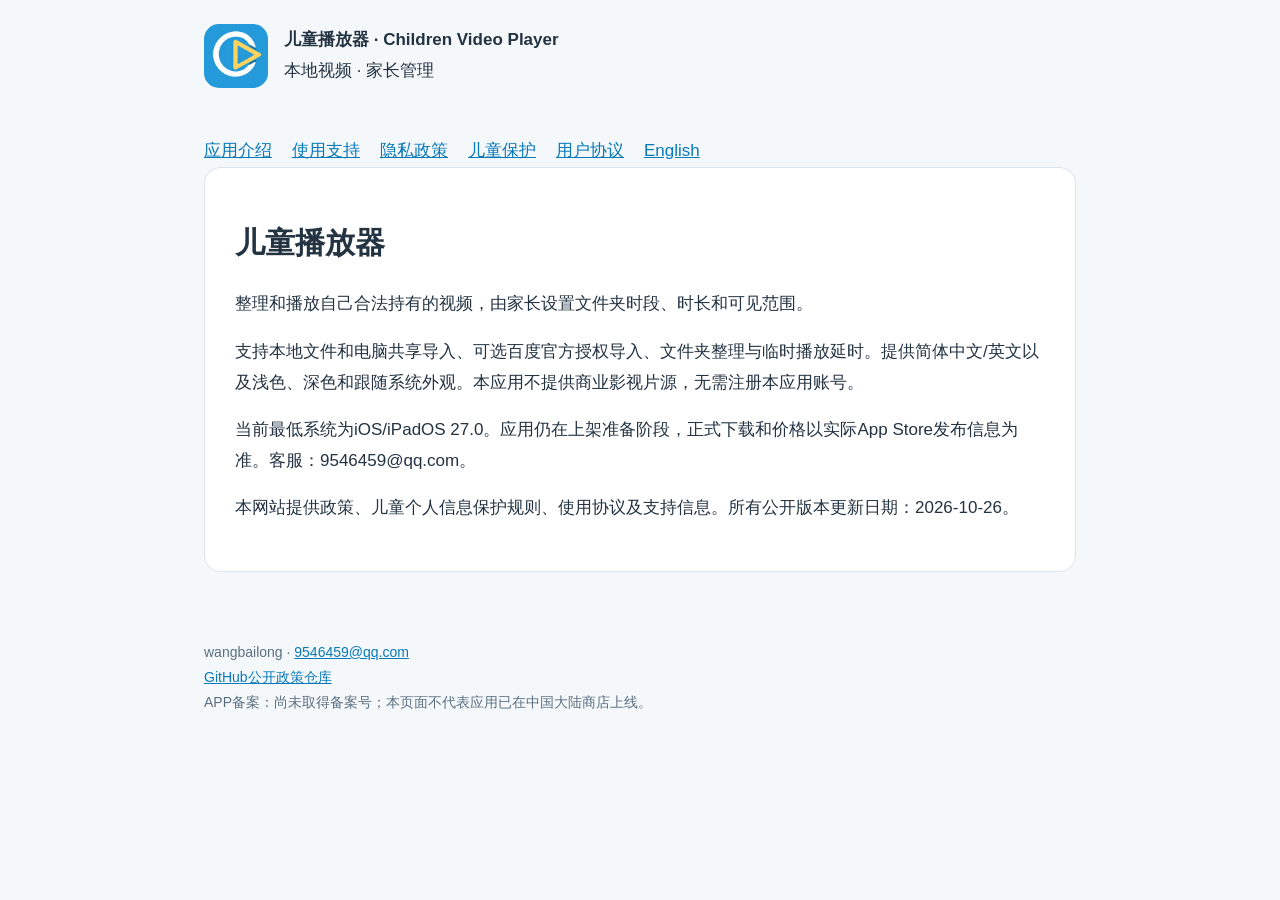
<file: docs/index.html>
<!doctype html><html lang="zh-CN"><head><meta charset="utf-8"><meta name="viewport" content="width=device-width,initial-scale=1"><title>应用介绍 | 儿童播放器</title><link rel="stylesheet" href="styles.css"></head><body><header><img src="assets/icon.png" alt="App icon"><div><strong>儿童播放器 · Children Video Player</strong><div>本地视频 · 家长管理</div></div></header><main><nav><a href="index.html">应用介绍</a><a href="support.html">使用支持</a><a href="privacy.html">隐私政策</a><a href="children.html">儿童保护</a><a href="terms.html">用户协议</a><a href="en/privacy.html">English</a></nav><article><h1>儿童播放器</h1>
<p>整理和播放自己合法持有的视频，由家长设置文件夹时段、时长和可见范围。</p>
<p>支持本地文件和电脑共享导入、可选百度官方授权导入、文件夹整理与临时播放延时。提供简体中文/英文以及浅色、深色和跟随系统外观。本应用不提供商业影视片源，无需注册本应用账号。</p>
<p>当前最低系统为iOS/iPadOS 27.0。应用仍在上架准备阶段，正式下载和价格以实际App Store发布信息为准。客服：9546459@qq.com。</p>
<p>本网站提供政策、儿童个人信息保护规则、使用协议及支持信息。所有公开版本更新日期：2026-10-26。</p></article></main><footer>wangbailong · <a href="mailto:9546459@qq.com">9546459@qq.com</a><br><a href="https://github.com/icefocus/childplayer">GitHub公开政策仓库</a><br>APP备案：尚未取得备案号；本页面不代表应用已在中国大陆商店上线。</footer></body></html>
</file>
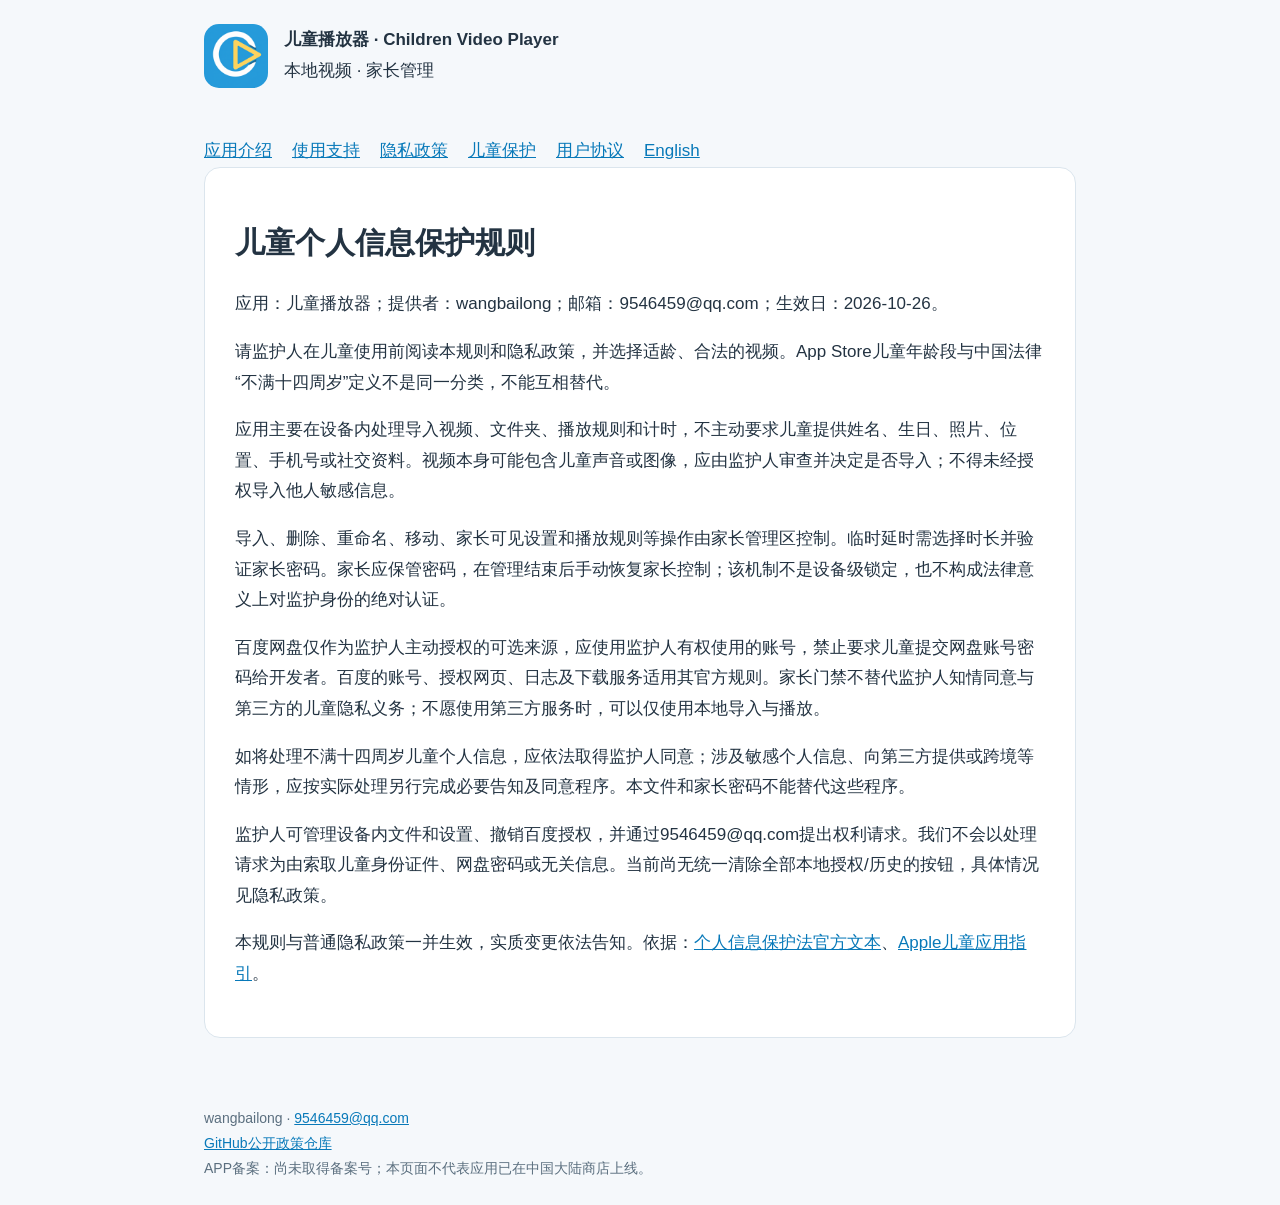
<file: docs/children.html>
<!doctype html><html lang="zh-CN"><head><meta charset="utf-8"><meta name="viewport" content="width=device-width,initial-scale=1"><title>儿童个人信息保护规则 | 儿童播放器</title><link rel="stylesheet" href="styles.css"></head><body><header><img src="assets/icon.png" alt="App icon"><div><strong>儿童播放器 · Children Video Player</strong><div>本地视频 · 家长管理</div></div></header><main><nav><a href="index.html">应用介绍</a><a href="support.html">使用支持</a><a href="privacy.html">隐私政策</a><a href="children.html">儿童保护</a><a href="terms.html">用户协议</a><a href="en/privacy.html">English</a></nav><article><h1>儿童个人信息保护规则</h1>
<p>应用：儿童播放器；提供者：wangbailong；邮箱：9546459@qq.com；生效日：2026-10-26。</p>
<p>请监护人在儿童使用前阅读本规则和隐私政策，并选择适龄、合法的视频。App Store儿童年龄段与中国法律“不满十四周岁”定义不是同一分类，不能互相替代。</p>
<p>应用主要在设备内处理导入视频、文件夹、播放规则和计时，不主动要求儿童提供姓名、生日、照片、位置、手机号或社交资料。视频本身可能包含儿童声音或图像，应由监护人审查并决定是否导入；不得未经授权导入他人敏感信息。</p>
<p>导入、删除、重命名、移动、家长可见设置和播放规则等操作由家长管理区控制。临时延时需选择时长并验证家长密码。家长应保管密码，在管理结束后手动恢复家长控制；该机制不是设备级锁定，也不构成法律意义上对监护身份的绝对认证。</p>
<p>百度网盘仅作为监护人主动授权的可选来源，应使用监护人有权使用的账号，禁止要求儿童提交网盘账号密码给开发者。百度的账号、授权网页、日志及下载服务适用其官方规则。家长门禁不替代监护人知情同意与第三方的儿童隐私义务；不愿使用第三方服务时，可以仅使用本地导入与播放。</p>
<p>如将处理不满十四周岁儿童个人信息，应依法取得监护人同意；涉及敏感个人信息、向第三方提供或跨境等情形，应按实际处理另行完成必要告知及同意程序。本文件和家长密码不能替代这些程序。</p>
<p>监护人可管理设备内文件和设置、撤销百度授权，并通过9546459@qq.com提出权利请求。我们不会以处理请求为由索取儿童身份证件、网盘密码或无关信息。当前尚无统一清除全部本地授权/历史的按钮，具体情况见隐私政策。</p>
<p>本规则与普通隐私政策一并生效，实质变更依法告知。依据：<a href="https://www.cac.gov.cn/2021-08/20/c_1631050028355286.htm" rel="noreferrer">个人信息保护法官方文本</a>、<a href="https://developer.apple.com/kids/" rel="noreferrer">Apple儿童应用指引</a>。</p></article></main><footer>wangbailong · <a href="mailto:9546459@qq.com">9546459@qq.com</a><br><a href="https://github.com/icefocus/childplayer">GitHub公开政策仓库</a><br>APP备案：尚未取得备案号；本页面不代表应用已在中国大陆商店上线。</footer></body></html>
</file>
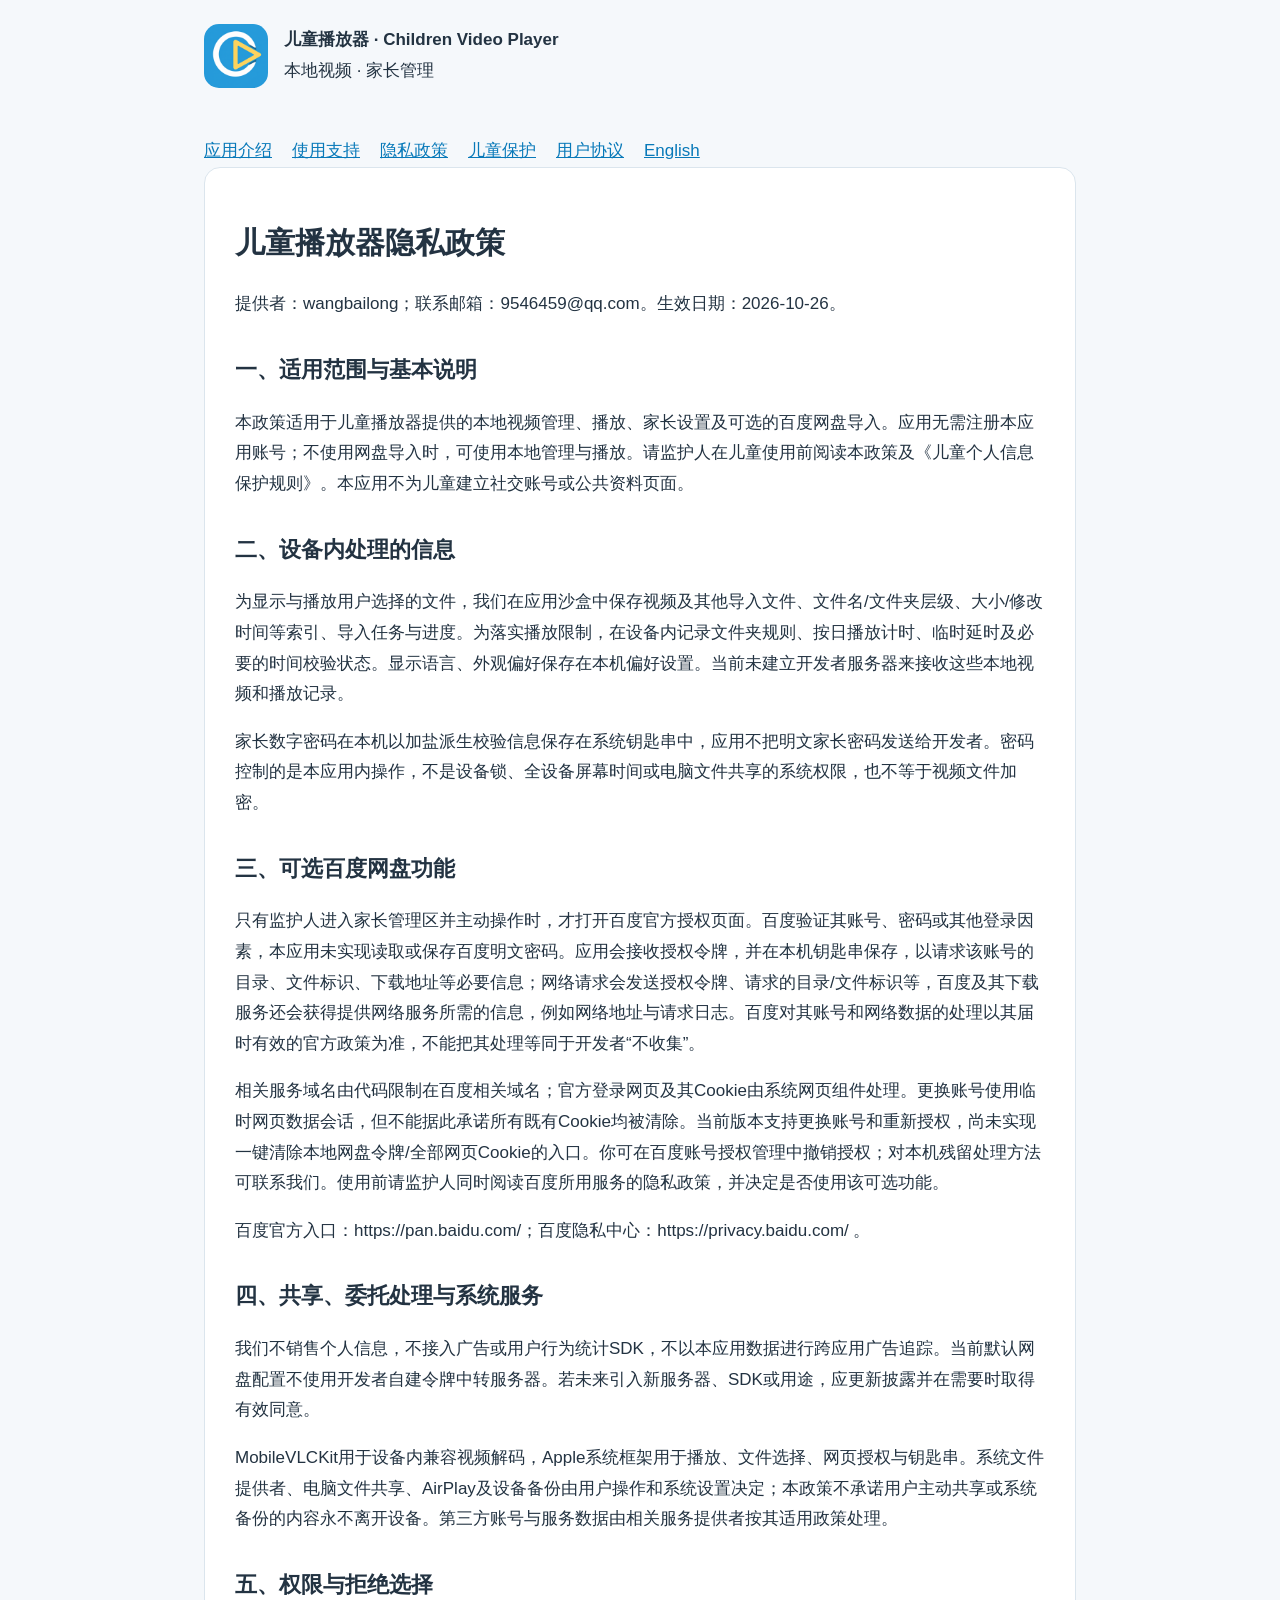
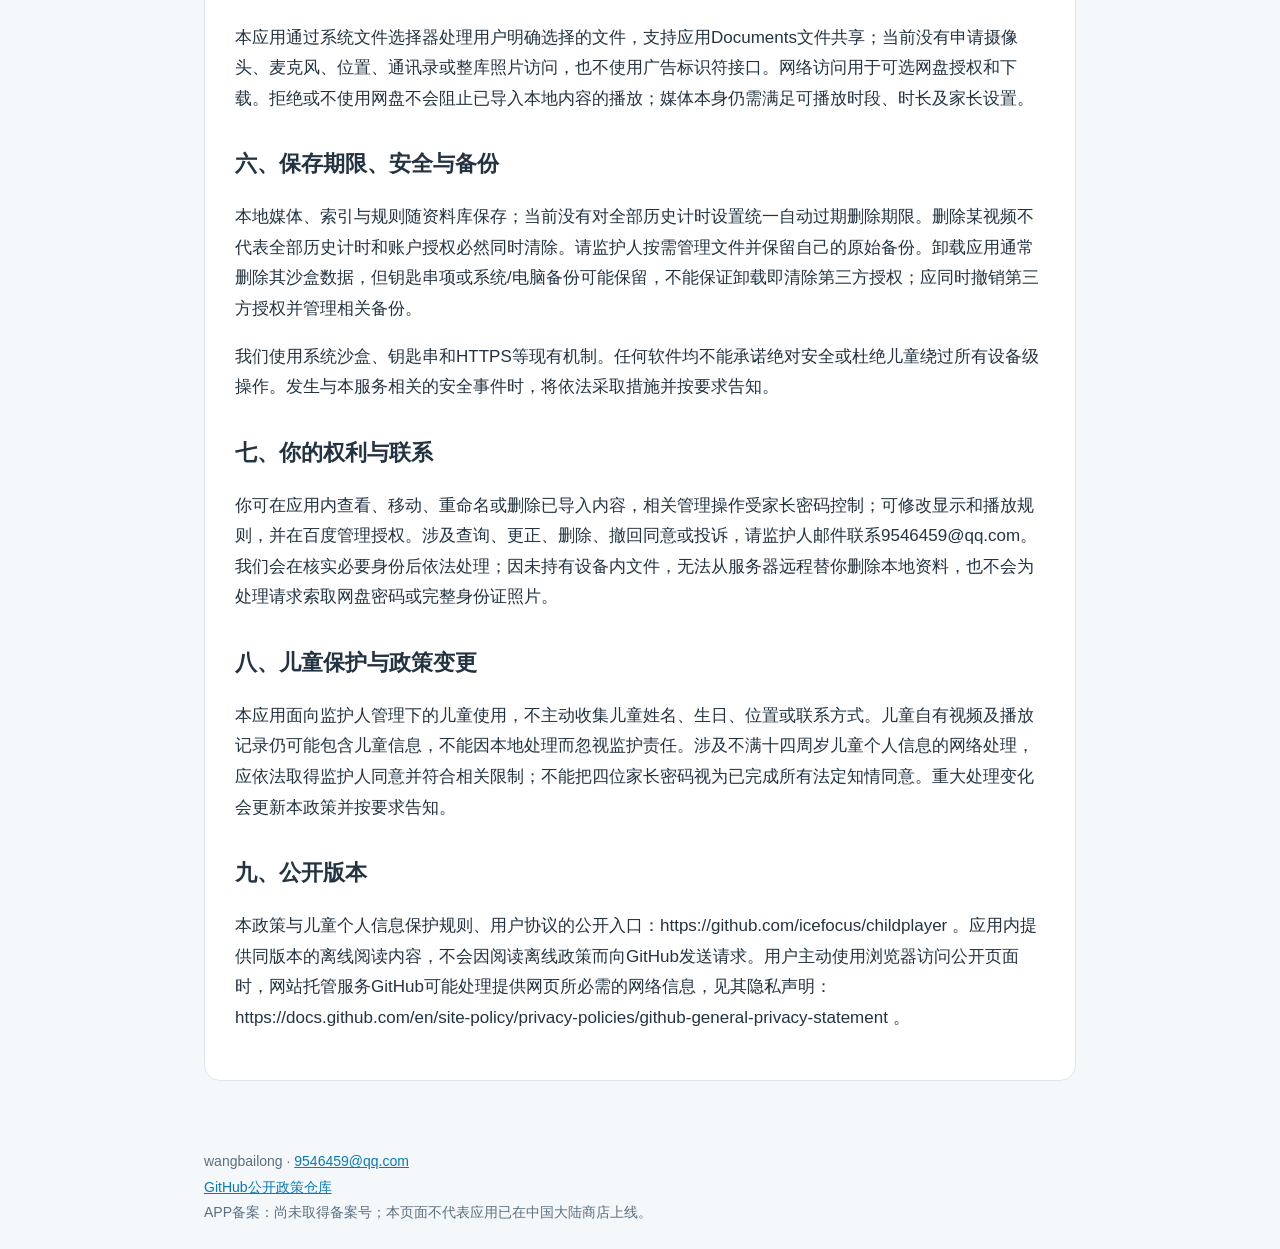
<file: docs/privacy.html>
<!doctype html><html lang="zh-CN"><head><meta charset="utf-8"><meta name="viewport" content="width=device-width,initial-scale=1"><title>儿童播放器隐私政策 | 儿童播放器</title><link rel="stylesheet" href="styles.css"></head><body><header><img src="assets/icon.png" alt="App icon"><div><strong>儿童播放器 · Children Video Player</strong><div>本地视频 · 家长管理</div></div></header><main><nav><a href="index.html">应用介绍</a><a href="support.html">使用支持</a><a href="privacy.html">隐私政策</a><a href="children.html">儿童保护</a><a href="terms.html">用户协议</a><a href="en/privacy.html">English</a></nav><article><h1>儿童播放器隐私政策</h1>
<p>提供者：wangbailong；联系邮箱：9546459@qq.com。生效日期：2026-10-26。</p>
<h2>一、适用范围与基本说明</h2>
<p>本政策适用于儿童播放器提供的本地视频管理、播放、家长设置及可选的百度网盘导入。应用无需注册本应用账号；不使用网盘导入时，可使用本地管理与播放。请监护人在儿童使用前阅读本政策及《儿童个人信息保护规则》。本应用不为儿童建立社交账号或公共资料页面。</p>
<h2>二、设备内处理的信息</h2>
<p>为显示与播放用户选择的文件，我们在应用沙盒中保存视频及其他导入文件、文件名/文件夹层级、大小/修改时间等索引、导入任务与进度。为落实播放限制，在设备内记录文件夹规则、按日播放计时、临时延时及必要的时间校验状态。显示语言、外观偏好保存在本机偏好设置。当前未建立开发者服务器来接收这些本地视频和播放记录。</p>
<p>家长数字密码在本机以加盐派生校验信息保存在系统钥匙串中，应用不把明文家长密码发送给开发者。密码控制的是本应用内操作，不是设备锁、全设备屏幕时间或电脑文件共享的系统权限，也不等于视频文件加密。</p>
<h2>三、可选百度网盘功能</h2>
<p>只有监护人进入家长管理区并主动操作时，才打开百度官方授权页面。百度验证其账号、密码或其他登录因素，本应用未实现读取或保存百度明文密码。应用会接收授权令牌，并在本机钥匙串保存，以请求该账号的目录、文件标识、下载地址等必要信息；网络请求会发送授权令牌、请求的目录/文件标识等，百度及其下载服务还会获得提供网络服务所需的信息，例如网络地址与请求日志。百度对其账号和网络数据的处理以其届时有效的官方政策为准，不能把其处理等同于开发者“不收集”。</p>
<p>相关服务域名由代码限制在百度相关域名；官方登录网页及其Cookie由系统网页组件处理。更换账号使用临时网页数据会话，但不能据此承诺所有既有Cookie均被清除。当前版本支持更换账号和重新授权，尚未实现一键清除本地网盘令牌/全部网页Cookie的入口。你可在百度账号授权管理中撤销授权；对本机残留处理方法可联系我们。使用前请监护人同时阅读百度所用服务的隐私政策，并决定是否使用该可选功能。</p>
<p>百度官方入口：https://pan.baidu.com/；百度隐私中心：https://privacy.baidu.com/ 。</p>
<h2>四、共享、委托处理与系统服务</h2>
<p>我们不销售个人信息，不接入广告或用户行为统计SDK，不以本应用数据进行跨应用广告追踪。当前默认网盘配置不使用开发者自建令牌中转服务器。若未来引入新服务器、SDK或用途，应更新披露并在需要时取得有效同意。</p>
<p>MobileVLCKit用于设备内兼容视频解码，Apple系统框架用于播放、文件选择、网页授权与钥匙串。系统文件提供者、电脑文件共享、AirPlay及设备备份由用户操作和系统设置决定；本政策不承诺用户主动共享或系统备份的内容永不离开设备。第三方账号与服务数据由相关服务提供者按其适用政策处理。</p>
<h2>五、权限与拒绝选择</h2>
<p>本应用通过系统文件选择器处理用户明确选择的文件，支持应用Documents文件共享；当前没有申请摄像头、麦克风、位置、通讯录或整库照片访问，也不使用广告标识符接口。网络访问用于可选网盘授权和下载。拒绝或不使用网盘不会阻止已导入本地内容的播放；媒体本身仍需满足可播放时段、时长及家长设置。</p>
<h2>六、保存期限、安全与备份</h2>
<p>本地媒体、索引与规则随资料库保存；当前没有对全部历史计时设置统一自动过期删除期限。删除某视频不代表全部历史计时和账户授权必然同时清除。请监护人按需管理文件并保留自己的原始备份。卸载应用通常删除其沙盒数据，但钥匙串项或系统/电脑备份可能保留，不能保证卸载即清除第三方授权；应同时撤销第三方授权并管理相关备份。</p>
<p>我们使用系统沙盒、钥匙串和HTTPS等现有机制。任何软件均不能承诺绝对安全或杜绝儿童绕过所有设备级操作。发生与本服务相关的安全事件时，将依法采取措施并按要求告知。</p>
<h2>七、你的权利与联系</h2>
<p>你可在应用内查看、移动、重命名或删除已导入内容，相关管理操作受家长密码控制；可修改显示和播放规则，并在百度管理授权。涉及查询、更正、删除、撤回同意或投诉，请监护人邮件联系9546459@qq.com。我们会在核实必要身份后依法处理；因未持有设备内文件，无法从服务器远程替你删除本地资料，也不会为处理请求索取网盘密码或完整身份证照片。</p>
<h2>八、儿童保护与政策变更</h2>
<p>本应用面向监护人管理下的儿童使用，不主动收集儿童姓名、生日、位置或联系方式。儿童自有视频及播放记录仍可能包含儿童信息，不能因本地处理而忽视监护责任。涉及不满十四周岁儿童个人信息的网络处理，应依法取得监护人同意并符合相关限制；不能把四位家长密码视为已完成所有法定知情同意。重大处理变化会更新本政策并按要求告知。</p>
<h2>九、公开版本</h2>
<p>本政策与儿童个人信息保护规则、用户协议的公开入口：https://github.com/icefocus/childplayer 。应用内提供同版本的离线阅读内容，不会因阅读离线政策而向GitHub发送请求。用户主动使用浏览器访问公开页面时，网站托管服务GitHub可能处理提供网页所必需的网络信息，见其隐私声明：https://docs.github.com/en/site-policy/privacy-policies/github-general-privacy-statement 。</p></article></main><footer>wangbailong · <a href="mailto:9546459@qq.com">9546459@qq.com</a><br><a href="https://github.com/icefocus/childplayer">GitHub公开政策仓库</a><br>APP备案：尚未取得备案号；本页面不代表应用已在中国大陆商店上线。</footer></body></html>
</file>
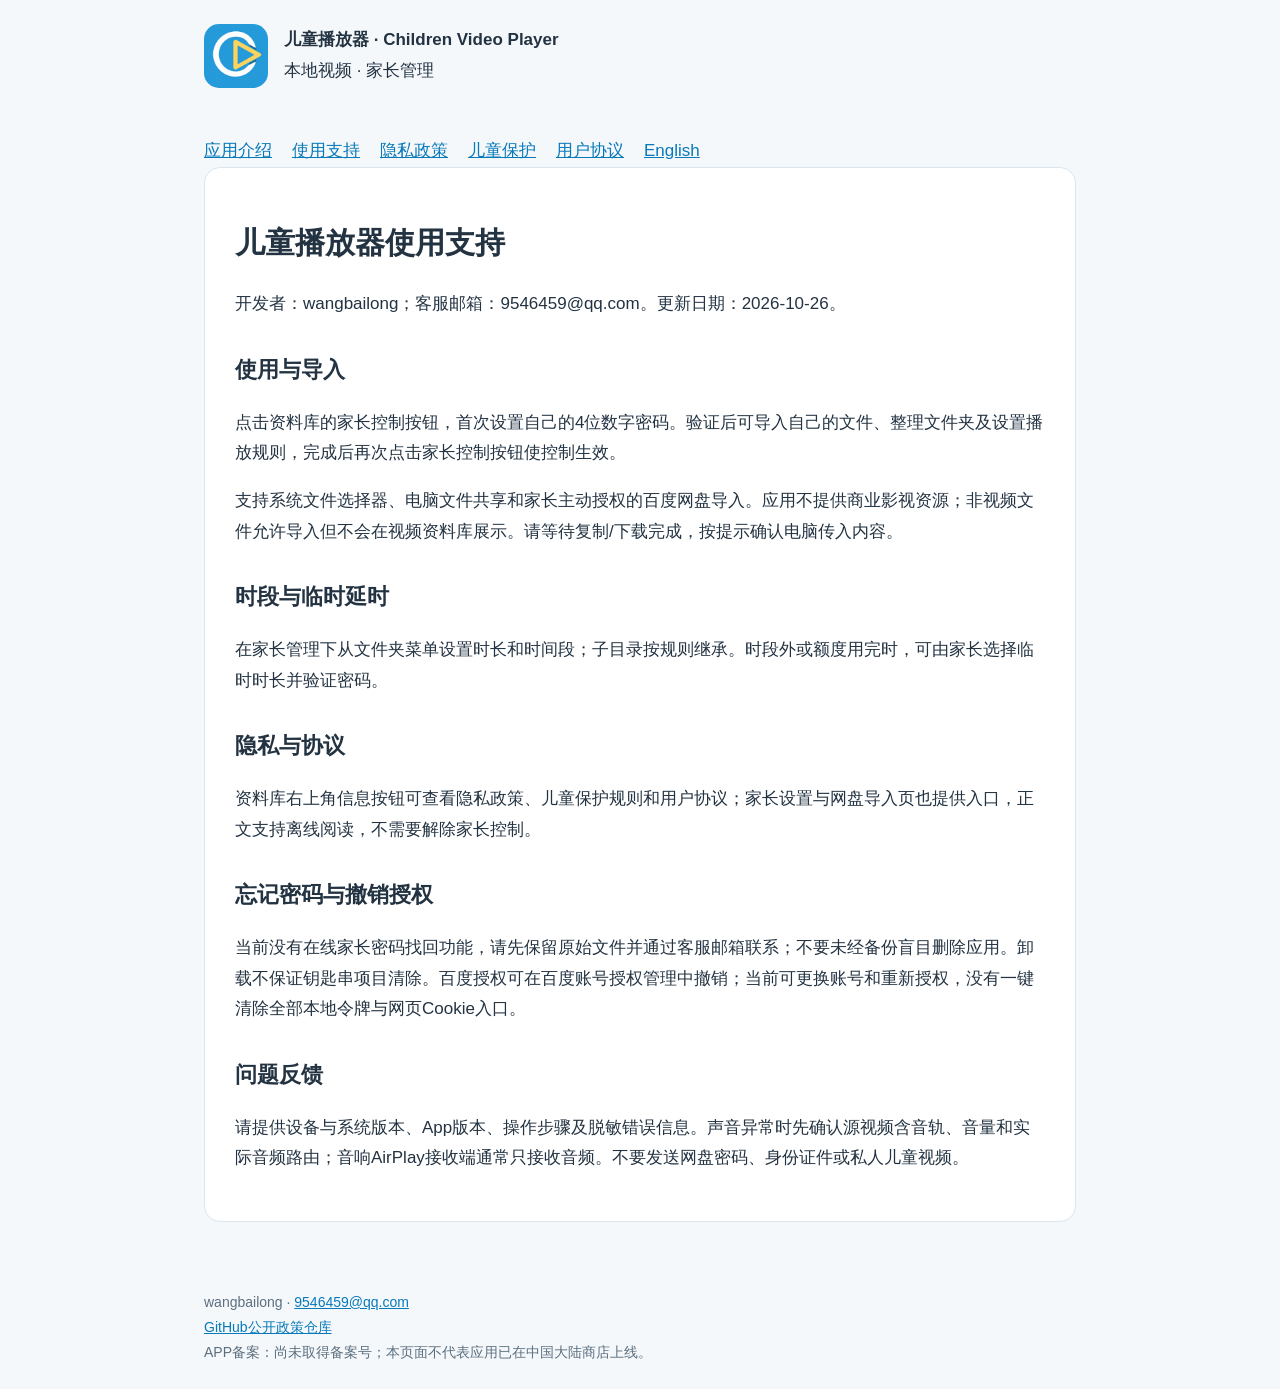
<file: docs/support.html>
<!doctype html><html lang="zh-CN"><head><meta charset="utf-8"><meta name="viewport" content="width=device-width,initial-scale=1"><title>使用支持 | 儿童播放器</title><link rel="stylesheet" href="styles.css"></head><body><header><img src="assets/icon.png" alt="App icon"><div><strong>儿童播放器 · Children Video Player</strong><div>本地视频 · 家长管理</div></div></header><main><nav><a href="index.html">应用介绍</a><a href="support.html">使用支持</a><a href="privacy.html">隐私政策</a><a href="children.html">儿童保护</a><a href="terms.html">用户协议</a><a href="en/privacy.html">English</a></nav><article><h1>儿童播放器使用支持</h1>
<p>开发者：wangbailong；客服邮箱：9546459@qq.com。更新日期：2026-10-26。</p>
<h2>使用与导入</h2>
<p>点击资料库的家长控制按钮，首次设置自己的4位数字密码。验证后可导入自己的文件、整理文件夹及设置播放规则，完成后再次点击家长控制按钮使控制生效。</p>
<p>支持系统文件选择器、电脑文件共享和家长主动授权的百度网盘导入。应用不提供商业影视资源；非视频文件允许导入但不会在视频资料库展示。请等待复制/下载完成，按提示确认电脑传入内容。</p>
<h2>时段与临时延时</h2>
<p>在家长管理下从文件夹菜单设置时长和时间段；子目录按规则继承。时段外或额度用完时，可由家长选择临时时长并验证密码。</p>
<h2>隐私与协议</h2>
<p>资料库右上角信息按钮可查看隐私政策、儿童保护规则和用户协议；家长设置与网盘导入页也提供入口，正文支持离线阅读，不需要解除家长控制。</p>
<h2>忘记密码与撤销授权</h2>
<p>当前没有在线家长密码找回功能，请先保留原始文件并通过客服邮箱联系；不要未经备份盲目删除应用。卸载不保证钥匙串项目清除。百度授权可在百度账号授权管理中撤销；当前可更换账号和重新授权，没有一键清除全部本地令牌与网页Cookie入口。</p>
<h2>问题反馈</h2>
<p>请提供设备与系统版本、App版本、操作步骤及脱敏错误信息。声音异常时先确认源视频含音轨、音量和实际音频路由；音响AirPlay接收端通常只接收音频。不要发送网盘密码、身份证件或私人儿童视频。</p></article></main><footer>wangbailong · <a href="mailto:9546459@qq.com">9546459@qq.com</a><br><a href="https://github.com/icefocus/childplayer">GitHub公开政策仓库</a><br>APP备案：尚未取得备案号；本页面不代表应用已在中国大陆商店上线。</footer></body></html>
</file>
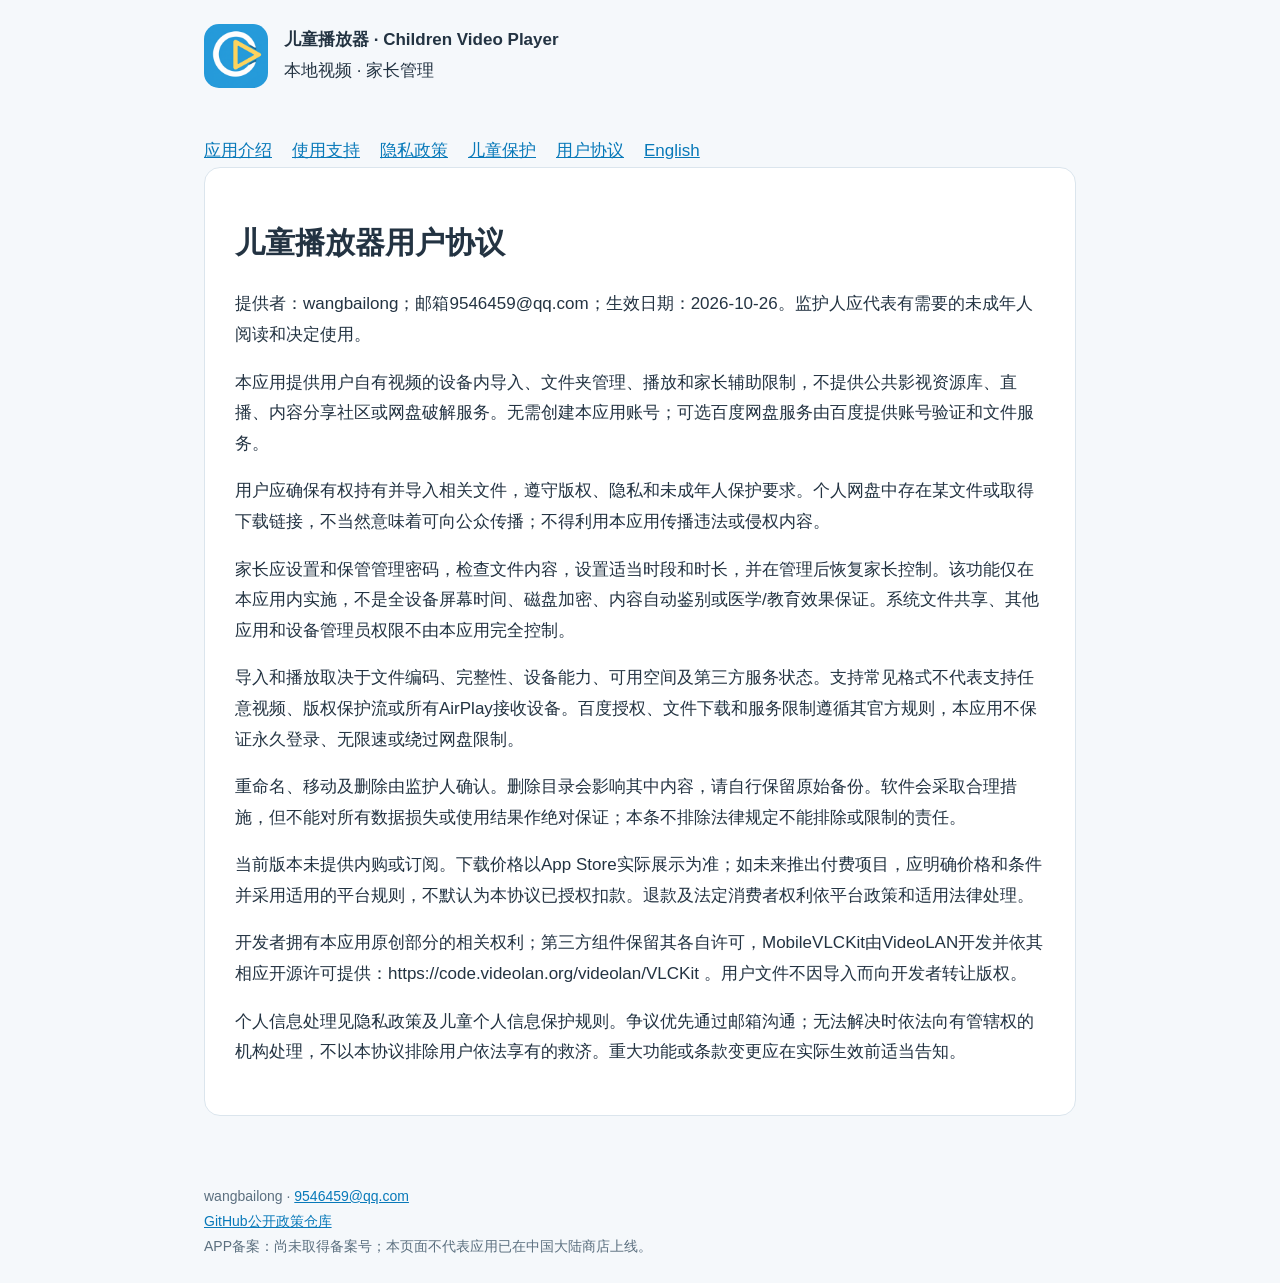
<file: docs/terms.html>
<!doctype html><html lang="zh-CN"><head><meta charset="utf-8"><meta name="viewport" content="width=device-width,initial-scale=1"><title>儿童播放器用户协议 | 儿童播放器</title><link rel="stylesheet" href="styles.css"></head><body><header><img src="assets/icon.png" alt="App icon"><div><strong>儿童播放器 · Children Video Player</strong><div>本地视频 · 家长管理</div></div></header><main><nav><a href="index.html">应用介绍</a><a href="support.html">使用支持</a><a href="privacy.html">隐私政策</a><a href="children.html">儿童保护</a><a href="terms.html">用户协议</a><a href="en/privacy.html">English</a></nav><article><h1>儿童播放器用户协议</h1>
<p>提供者：wangbailong；邮箱9546459@qq.com；生效日期：2026-10-26。监护人应代表有需要的未成年人阅读和决定使用。</p>
<p>本应用提供用户自有视频的设备内导入、文件夹管理、播放和家长辅助限制，不提供公共影视资源库、直播、内容分享社区或网盘破解服务。无需创建本应用账号；可选百度网盘服务由百度提供账号验证和文件服务。</p>
<p>用户应确保有权持有并导入相关文件，遵守版权、隐私和未成年人保护要求。个人网盘中存在某文件或取得下载链接，不当然意味着可向公众传播；不得利用本应用传播违法或侵权内容。</p>
<p>家长应设置和保管管理密码，检查文件内容，设置适当时段和时长，并在管理后恢复家长控制。该功能仅在本应用内实施，不是全设备屏幕时间、磁盘加密、内容自动鉴别或医学/教育效果保证。系统文件共享、其他应用和设备管理员权限不由本应用完全控制。</p>
<p>导入和播放取决于文件编码、完整性、设备能力、可用空间及第三方服务状态。支持常见格式不代表支持任意视频、版权保护流或所有AirPlay接收设备。百度授权、文件下载和服务限制遵循其官方规则，本应用不保证永久登录、无限速或绕过网盘限制。</p>
<p>重命名、移动及删除由监护人确认。删除目录会影响其中内容，请自行保留原始备份。软件会采取合理措施，但不能对所有数据损失或使用结果作绝对保证；本条不排除法律规定不能排除或限制的责任。</p>
<p>当前版本未提供内购或订阅。下载价格以App Store实际展示为准；如未来推出付费项目，应明确价格和条件并采用适用的平台规则，不默认为本协议已授权扣款。退款及法定消费者权利依平台政策和适用法律处理。</p>
<p>开发者拥有本应用原创部分的相关权利；第三方组件保留其各自许可，MobileVLCKit由VideoLAN开发并依其相应开源许可提供：https://code.videolan.org/videolan/VLCKit 。用户文件不因导入而向开发者转让版权。</p>
<p>个人信息处理见隐私政策及儿童个人信息保护规则。争议优先通过邮箱沟通；无法解决时依法向有管辖权的机构处理，不以本协议排除用户依法享有的救济。重大功能或条款变更应在实际生效前适当告知。</p></article></main><footer>wangbailong · <a href="mailto:9546459@qq.com">9546459@qq.com</a><br><a href="https://github.com/icefocus/childplayer">GitHub公开政策仓库</a><br>APP备案：尚未取得备案号；本页面不代表应用已在中国大陆商店上线。</footer></body></html>
</file>
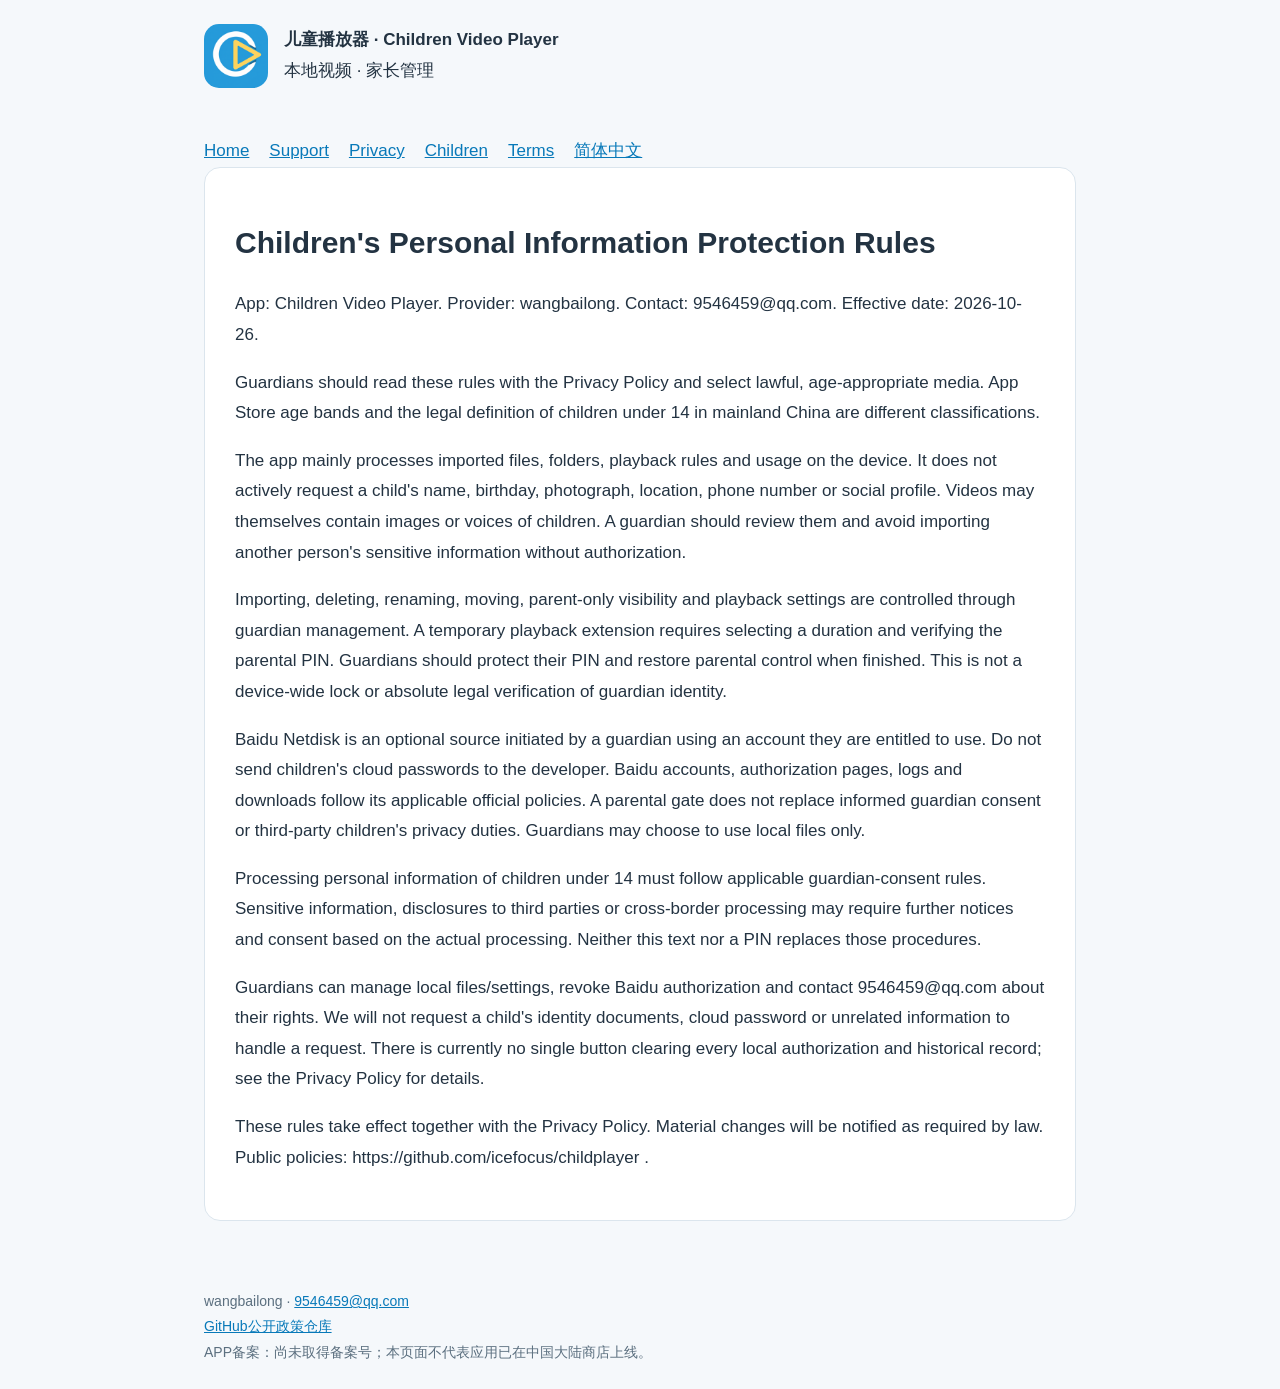
<file: docs/en/children.html>
<!doctype html><html lang="en"><head><meta charset="utf-8"><meta name="viewport" content="width=device-width,initial-scale=1"><title>Children&#x27;s Personal Information Protection Rules | 儿童播放器</title><link rel="stylesheet" href="../styles.css"></head><body><header><img src="../assets/icon.png" alt="App icon"><div><strong>儿童播放器 · Children Video Player</strong><div>本地视频 · 家长管理</div></div></header><main><nav><a href="../index.html">Home</a><a href="../support.html">Support</a><a href="privacy.html">Privacy</a><a href="children.html">Children</a><a href="terms.html">Terms</a><a href="../privacy.html">简体中文</a></nav><article><h1>Children&#x27;s Personal Information Protection Rules</h1>
<p>App: Children Video Player. Provider: wangbailong. Contact: 9546459@qq.com. Effective date: 2026-10-26.</p>
<p>Guardians should read these rules with the Privacy Policy and select lawful, age-appropriate media. App Store age bands and the legal definition of children under 14 in mainland China are different classifications.</p>
<p>The app mainly processes imported files, folders, playback rules and usage on the device. It does not actively request a child&#x27;s name, birthday, photograph, location, phone number or social profile. Videos may themselves contain images or voices of children. A guardian should review them and avoid importing another person&#x27;s sensitive information without authorization.</p>
<p>Importing, deleting, renaming, moving, parent-only visibility and playback settings are controlled through guardian management. A temporary playback extension requires selecting a duration and verifying the parental PIN. Guardians should protect their PIN and restore parental control when finished. This is not a device-wide lock or absolute legal verification of guardian identity.</p>
<p>Baidu Netdisk is an optional source initiated by a guardian using an account they are entitled to use. Do not send children&#x27;s cloud passwords to the developer. Baidu accounts, authorization pages, logs and downloads follow its applicable official policies. A parental gate does not replace informed guardian consent or third-party children&#x27;s privacy duties. Guardians may choose to use local files only.</p>
<p>Processing personal information of children under 14 must follow applicable guardian-consent rules. Sensitive information, disclosures to third parties or cross-border processing may require further notices and consent based on the actual processing. Neither this text nor a PIN replaces those procedures.</p>
<p>Guardians can manage local files/settings, revoke Baidu authorization and contact 9546459@qq.com about their rights. We will not request a child&#x27;s identity documents, cloud password or unrelated information to handle a request. There is currently no single button clearing every local authorization and historical record; see the Privacy Policy for details.</p>
<p>These rules take effect together with the Privacy Policy. Material changes will be notified as required by law. Public policies: https://github.com/icefocus/childplayer .</p></article></main><footer>wangbailong · <a href="mailto:9546459@qq.com">9546459@qq.com</a><br><a href="https://github.com/icefocus/childplayer">GitHub公开政策仓库</a><br>APP备案：尚未取得备案号；本页面不代表应用已在中国大陆商店上线。</footer></body></html>
</file>
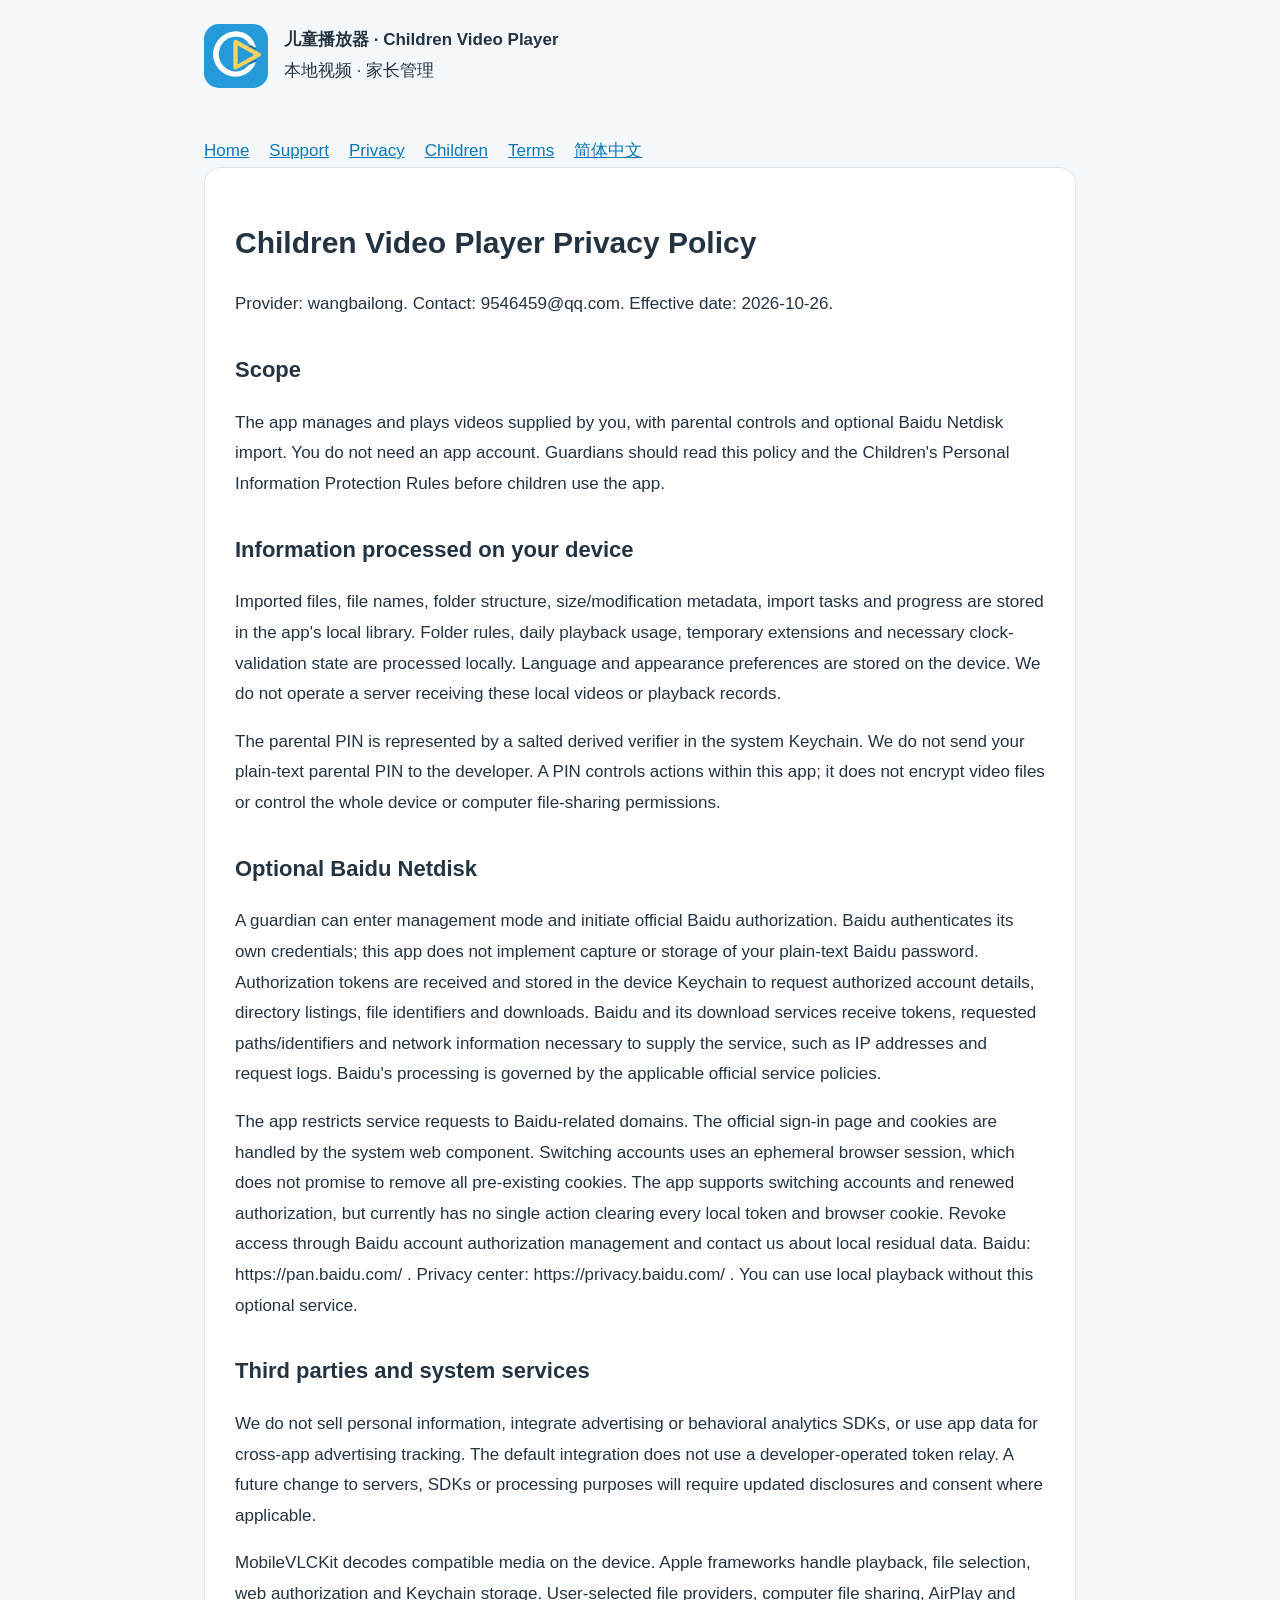
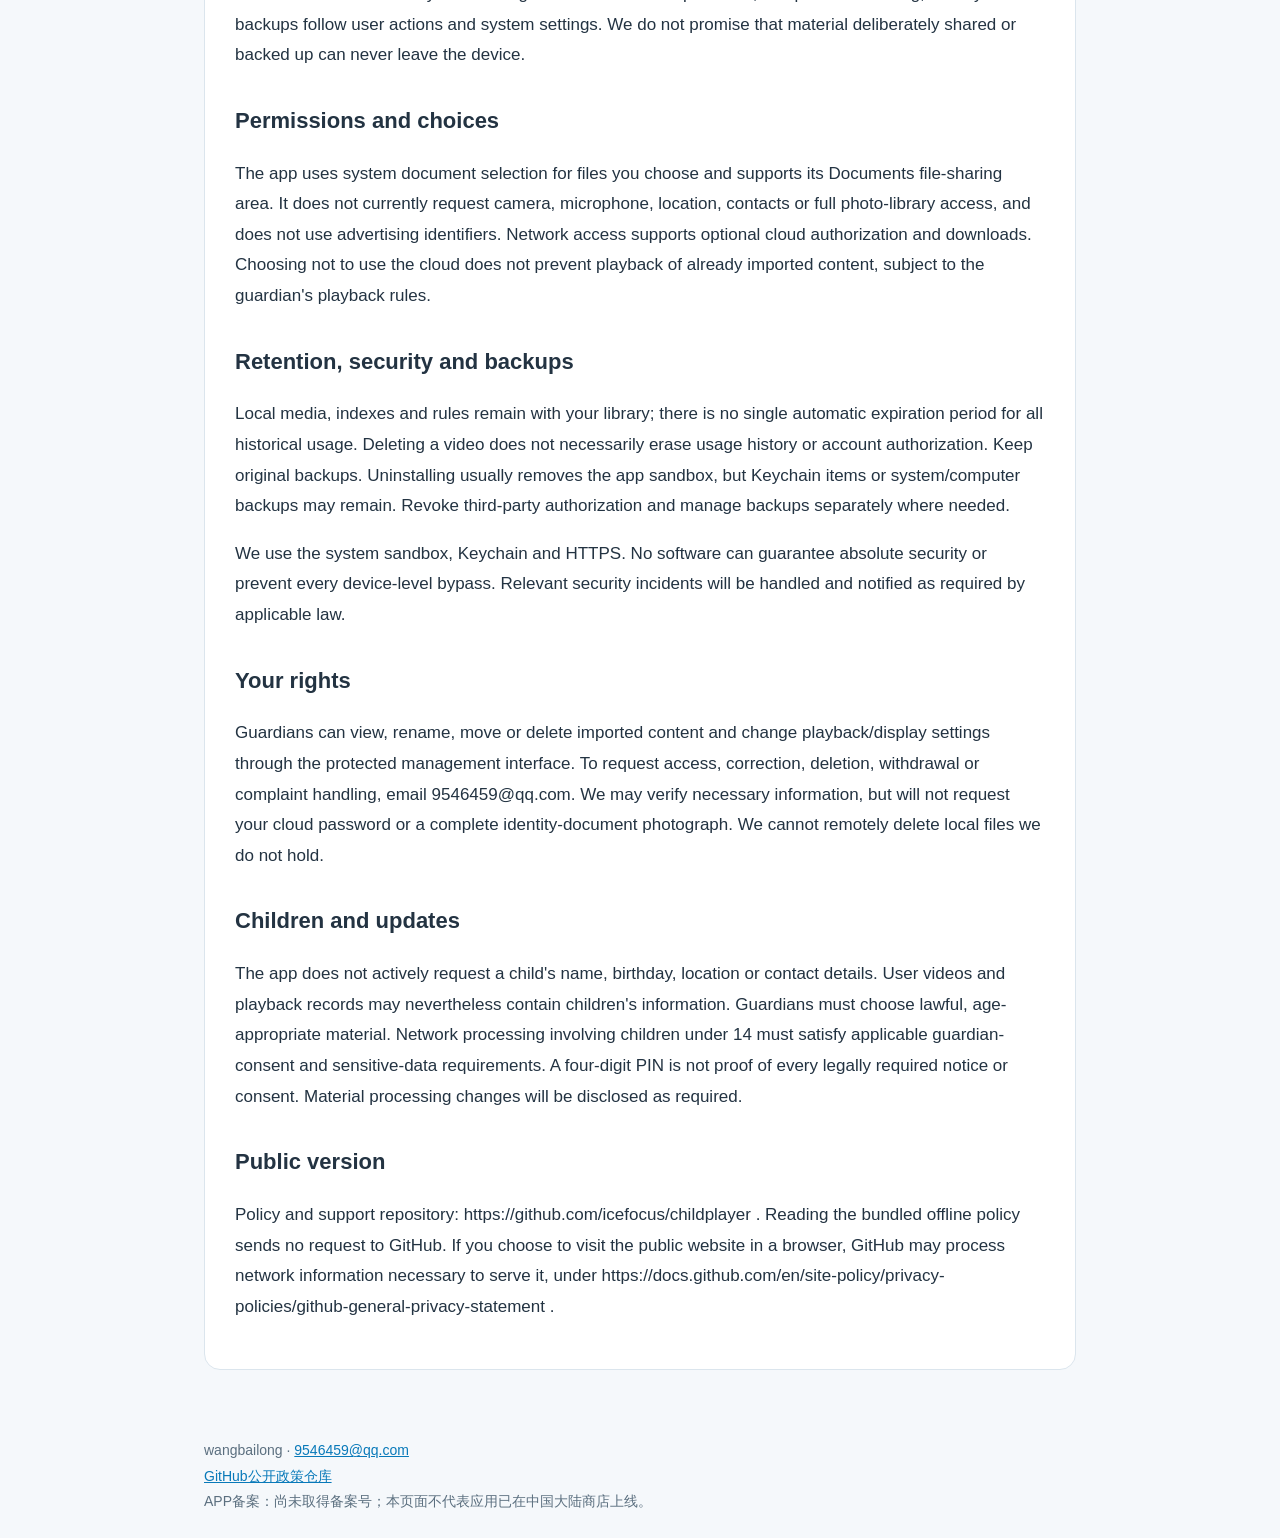
<file: docs/en/privacy.html>
<!doctype html><html lang="en"><head><meta charset="utf-8"><meta name="viewport" content="width=device-width,initial-scale=1"><title>Children Video Player Privacy Policy | 儿童播放器</title><link rel="stylesheet" href="../styles.css"></head><body><header><img src="../assets/icon.png" alt="App icon"><div><strong>儿童播放器 · Children Video Player</strong><div>本地视频 · 家长管理</div></div></header><main><nav><a href="../index.html">Home</a><a href="../support.html">Support</a><a href="privacy.html">Privacy</a><a href="children.html">Children</a><a href="terms.html">Terms</a><a href="../privacy.html">简体中文</a></nav><article><h1>Children Video Player Privacy Policy</h1>
<p>Provider: wangbailong. Contact: 9546459@qq.com. Effective date: 2026-10-26.</p>
<h2>Scope</h2>
<p>The app manages and plays videos supplied by you, with parental controls and optional Baidu Netdisk import. You do not need an app account. Guardians should read this policy and the Children&#x27;s Personal Information Protection Rules before children use the app.</p>
<h2>Information processed on your device</h2>
<p>Imported files, file names, folder structure, size/modification metadata, import tasks and progress are stored in the app&#x27;s local library. Folder rules, daily playback usage, temporary extensions and necessary clock-validation state are processed locally. Language and appearance preferences are stored on the device. We do not operate a server receiving these local videos or playback records.</p>
<p>The parental PIN is represented by a salted derived verifier in the system Keychain. We do not send your plain-text parental PIN to the developer. A PIN controls actions within this app; it does not encrypt video files or control the whole device or computer file-sharing permissions.</p>
<h2>Optional Baidu Netdisk</h2>
<p>A guardian can enter management mode and initiate official Baidu authorization. Baidu authenticates its own credentials; this app does not implement capture or storage of your plain-text Baidu password. Authorization tokens are received and stored in the device Keychain to request authorized account details, directory listings, file identifiers and downloads. Baidu and its download services receive tokens, requested paths/identifiers and network information necessary to supply the service, such as IP addresses and request logs. Baidu&#x27;s processing is governed by the applicable official service policies.</p>
<p>The app restricts service requests to Baidu-related domains. The official sign-in page and cookies are handled by the system web component. Switching accounts uses an ephemeral browser session, which does not promise to remove all pre-existing cookies. The app supports switching accounts and renewed authorization, but currently has no single action clearing every local token and browser cookie. Revoke access through Baidu account authorization management and contact us about local residual data. Baidu: https://pan.baidu.com/ . Privacy center: https://privacy.baidu.com/ . You can use local playback without this optional service.</p>
<h2>Third parties and system services</h2>
<p>We do not sell personal information, integrate advertising or behavioral analytics SDKs, or use app data for cross-app advertising tracking. The default integration does not use a developer-operated token relay. A future change to servers, SDKs or processing purposes will require updated disclosures and consent where applicable.</p>
<p>MobileVLCKit decodes compatible media on the device. Apple frameworks handle playback, file selection, web authorization and Keychain storage. User-selected file providers, computer file sharing, AirPlay and backups follow user actions and system settings. We do not promise that material deliberately shared or backed up can never leave the device.</p>
<h2>Permissions and choices</h2>
<p>The app uses system document selection for files you choose and supports its Documents file-sharing area. It does not currently request camera, microphone, location, contacts or full photo-library access, and does not use advertising identifiers. Network access supports optional cloud authorization and downloads. Choosing not to use the cloud does not prevent playback of already imported content, subject to the guardian&#x27;s playback rules.</p>
<h2>Retention, security and backups</h2>
<p>Local media, indexes and rules remain with your library; there is no single automatic expiration period for all historical usage. Deleting a video does not necessarily erase usage history or account authorization. Keep original backups. Uninstalling usually removes the app sandbox, but Keychain items or system/computer backups may remain. Revoke third-party authorization and manage backups separately where needed.</p>
<p>We use the system sandbox, Keychain and HTTPS. No software can guarantee absolute security or prevent every device-level bypass. Relevant security incidents will be handled and notified as required by applicable law.</p>
<h2>Your rights</h2>
<p>Guardians can view, rename, move or delete imported content and change playback/display settings through the protected management interface. To request access, correction, deletion, withdrawal or complaint handling, email 9546459@qq.com. We may verify necessary information, but will not request your cloud password or a complete identity-document photograph. We cannot remotely delete local files we do not hold.</p>
<h2>Children and updates</h2>
<p>The app does not actively request a child&#x27;s name, birthday, location or contact details. User videos and playback records may nevertheless contain children&#x27;s information. Guardians must choose lawful, age-appropriate material. Network processing involving children under 14 must satisfy applicable guardian-consent and sensitive-data requirements. A four-digit PIN is not proof of every legally required notice or consent. Material processing changes will be disclosed as required.</p>
<h2>Public version</h2>
<p>Policy and support repository: https://github.com/icefocus/childplayer . Reading the bundled offline policy sends no request to GitHub. If you choose to visit the public website in a browser, GitHub may process network information necessary to serve it, under https://docs.github.com/en/site-policy/privacy-policies/github-general-privacy-statement .</p></article></main><footer>wangbailong · <a href="mailto:9546459@qq.com">9546459@qq.com</a><br><a href="https://github.com/icefocus/childplayer">GitHub公开政策仓库</a><br>APP备案：尚未取得备案号；本页面不代表应用已在中国大陆商店上线。</footer></body></html>
</file>
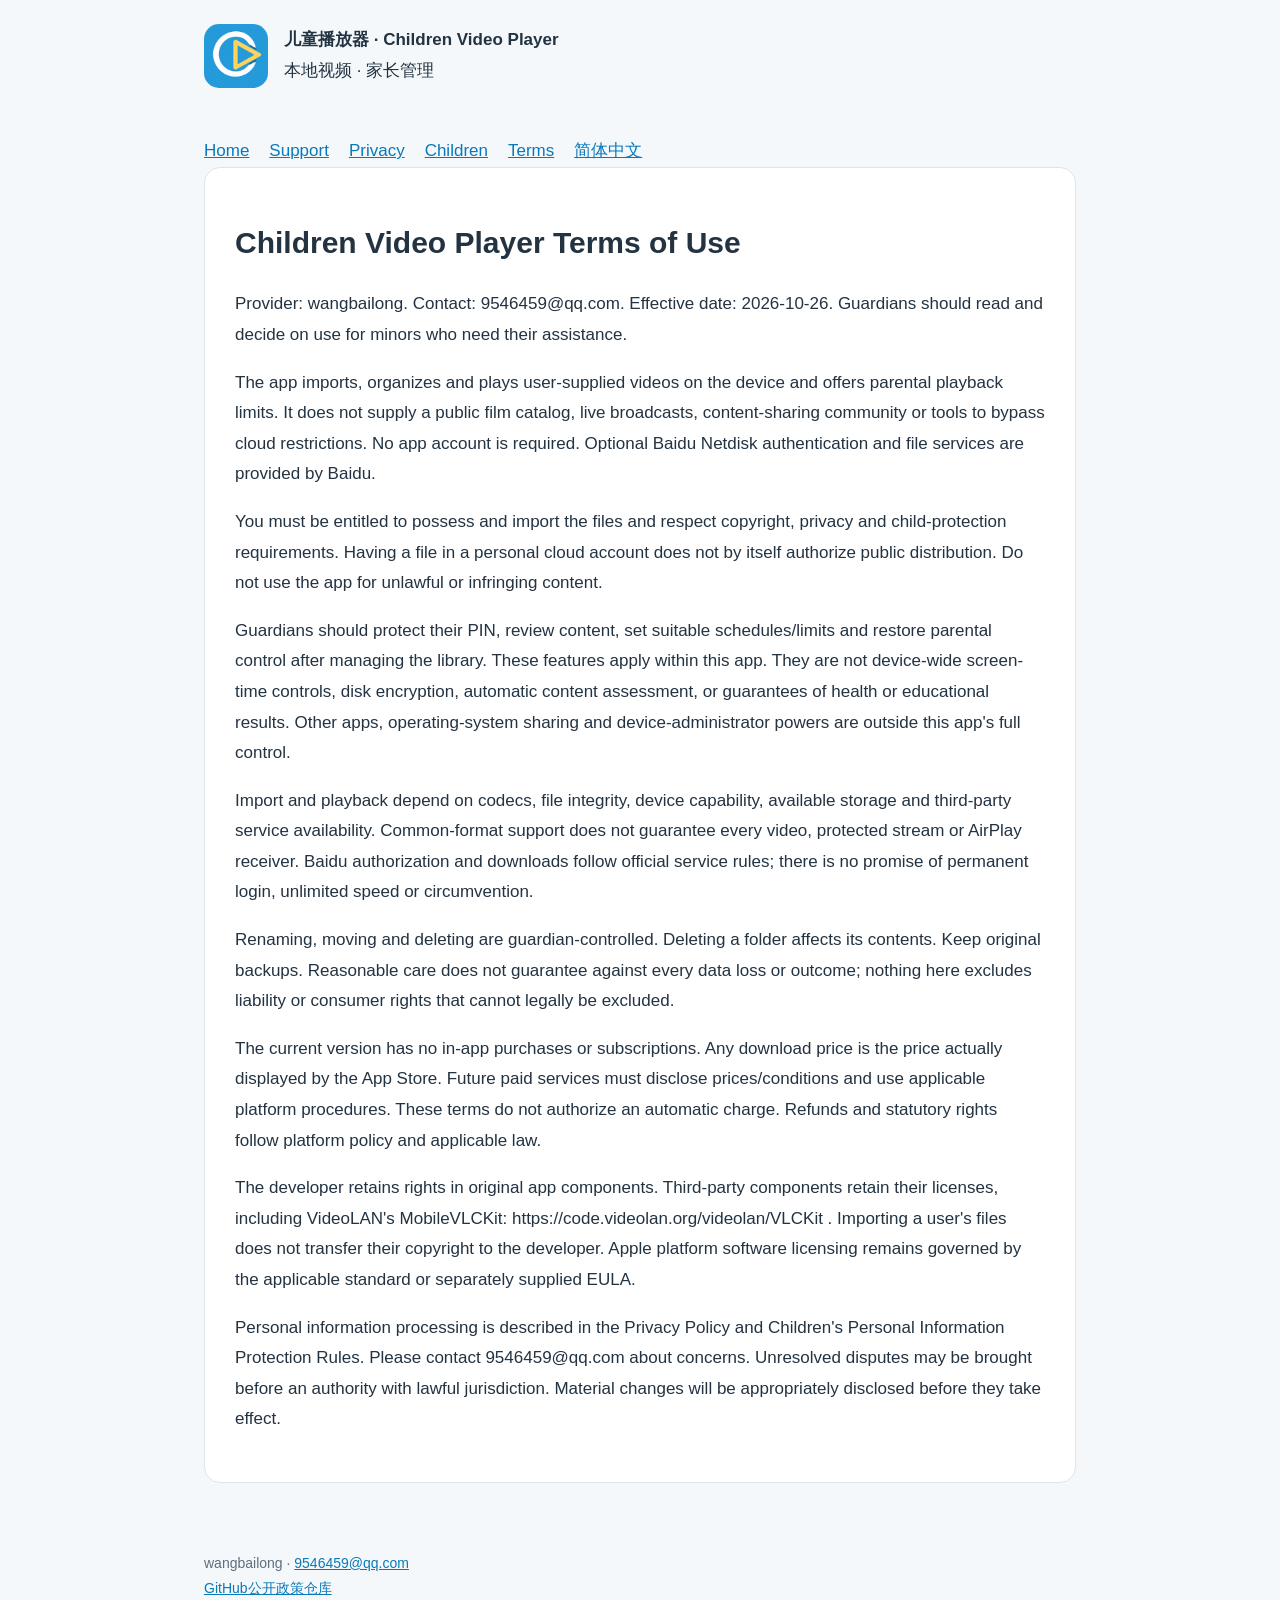
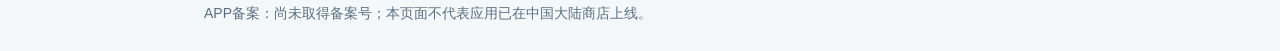
<file: docs/en/terms.html>
<!doctype html><html lang="en"><head><meta charset="utf-8"><meta name="viewport" content="width=device-width,initial-scale=1"><title>Children Video Player Terms of Use | 儿童播放器</title><link rel="stylesheet" href="../styles.css"></head><body><header><img src="../assets/icon.png" alt="App icon"><div><strong>儿童播放器 · Children Video Player</strong><div>本地视频 · 家长管理</div></div></header><main><nav><a href="../index.html">Home</a><a href="../support.html">Support</a><a href="privacy.html">Privacy</a><a href="children.html">Children</a><a href="terms.html">Terms</a><a href="../privacy.html">简体中文</a></nav><article><h1>Children Video Player Terms of Use</h1>
<p>Provider: wangbailong. Contact: 9546459@qq.com. Effective date: 2026-10-26. Guardians should read and decide on use for minors who need their assistance.</p>
<p>The app imports, organizes and plays user-supplied videos on the device and offers parental playback limits. It does not supply a public film catalog, live broadcasts, content-sharing community or tools to bypass cloud restrictions. No app account is required. Optional Baidu Netdisk authentication and file services are provided by Baidu.</p>
<p>You must be entitled to possess and import the files and respect copyright, privacy and child-protection requirements. Having a file in a personal cloud account does not by itself authorize public distribution. Do not use the app for unlawful or infringing content.</p>
<p>Guardians should protect their PIN, review content, set suitable schedules/limits and restore parental control after managing the library. These features apply within this app. They are not device-wide screen-time controls, disk encryption, automatic content assessment, or guarantees of health or educational results. Other apps, operating-system sharing and device-administrator powers are outside this app&#x27;s full control.</p>
<p>Import and playback depend on codecs, file integrity, device capability, available storage and third-party service availability. Common-format support does not guarantee every video, protected stream or AirPlay receiver. Baidu authorization and downloads follow official service rules; there is no promise of permanent login, unlimited speed or circumvention.</p>
<p>Renaming, moving and deleting are guardian-controlled. Deleting a folder affects its contents. Keep original backups. Reasonable care does not guarantee against every data loss or outcome; nothing here excludes liability or consumer rights that cannot legally be excluded.</p>
<p>The current version has no in-app purchases or subscriptions. Any download price is the price actually displayed by the App Store. Future paid services must disclose prices/conditions and use applicable platform procedures. These terms do not authorize an automatic charge. Refunds and statutory rights follow platform policy and applicable law.</p>
<p>The developer retains rights in original app components. Third-party components retain their licenses, including VideoLAN&#x27;s MobileVLCKit: https://code.videolan.org/videolan/VLCKit . Importing a user&#x27;s files does not transfer their copyright to the developer. Apple platform software licensing remains governed by the applicable standard or separately supplied EULA.</p>
<p>Personal information processing is described in the Privacy Policy and Children&#x27;s Personal Information Protection Rules. Please contact 9546459@qq.com about concerns. Unresolved disputes may be brought before an authority with lawful jurisdiction. Material changes will be appropriately disclosed before they take effect.</p></article></main><footer>wangbailong · <a href="mailto:9546459@qq.com">9546459@qq.com</a><br><a href="https://github.com/icefocus/childplayer">GitHub公开政策仓库</a><br>APP备案：尚未取得备案号；本页面不代表应用已在中国大陆商店上线。</footer></body></html>
</file>
<file: docs/styles.css>
*{box-sizing:border-box}body{margin:0;background:#f5f8fb;color:#233342;font:17px/1.8 -apple-system,BlinkMacSystemFont,"PingFang SC","Microsoft YaHei",sans-serif}header,main,footer{max-width:920px;margin:auto;padding:24px}header{display:flex;align-items:center;gap:16px}header img{width:64px;height:64px;border-radius:15px}nav a{margin-right:20px}a{color:#0879b9;overflow-wrap:anywhere}article,.card{background:white;border:1px solid #dbe5ed;border-radius:16px;padding:30px;margin-bottom:20px}h1{font-size:30px;line-height:1.4}h2{font-size:22px;margin-top:30px}h3{font-size:19px}.draft{background:#fff4d7;padding:12px 18px;border-radius:9px;font-size:14px}table{border-collapse:collapse;width:100%;font-size:14px}td,th{border:1px solid #dbe5ed;padding:8px;text-align:left}code,pre{white-space:pre-wrap;background:#eef4f8}footer{font-size:14px;color:#5b6f7f}@media(max-width:600px){article{padding:20px}main{padding:12px}h1{font-size:25px}}@media print{nav,.draft{display:none}body{background:white}article{border:0;padding:0}a{color:inherit}}
</file>
